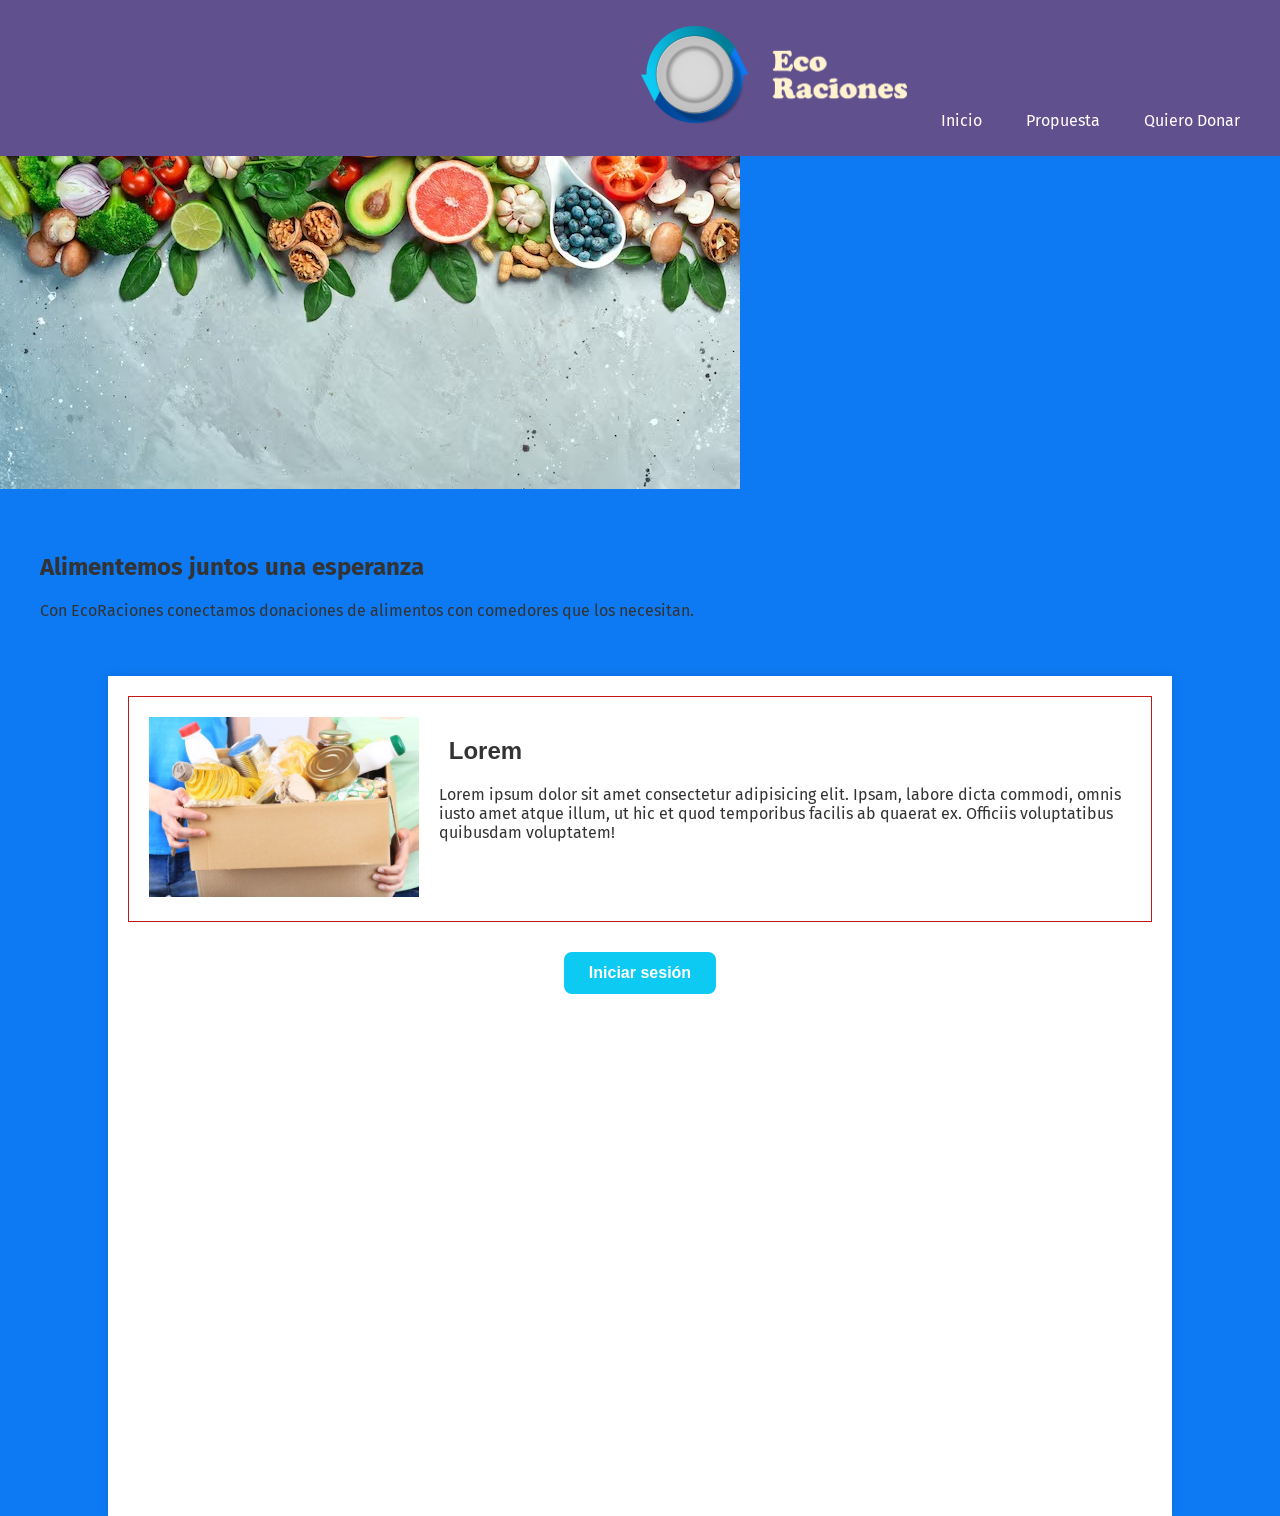
<file: web/index.html>
<!DOCTYPE html>
<html lang="es">
    <head>
        <title>EcoRaciones</title>
        <link rel="stylesheet" href="style.css">

        <!--Tipografias-->
        <link rel="preconnect" href="https://fonts.googleapis.com">
        <link rel="preconnect" href="https://fonts.gstatic.com" crossorigin>
        <link href="https://fonts.googleapis.com/css2?family=Fira+Sans:ital,wght@0,100;0,200;0,300;0,400;0,500;0,600;0,700;0,800;0,900;1,100;1,200;1,300;1,400;1,500;1,600;1,700;1,800;1,900&display=swap" rel="stylesheet">
    </head>
    <body>
        <nav>
                <ul>
                    <li><img src="logos/logo_blanco_horizontal.png" alt="Logo"></li>
                    <li><a>Inicio</a></li>
                    <li><a>Propuesta</a></li>
                    <li><a>Quiero Donar</a></li>
                </ul>
            </nav>
        <img class="portada" src="portada.jpeg">
        <div class="texto-scroll">
            <h2>Alimentemos juntos una esperanza</h2>
            <p>
                Con EcoRaciones conectamos donaciones de alimentos
                con comedores que los necesitan.
            </p>
        </div>
        <div class="principal">
            

            <div class="inicio">
                <div class="parte-izquierda">
                    <img src="caja de alimentos.jpg">
                </div>
                <div class="texto-derecha">
                    <h2><span>Lorem</span></h2>
                    <p>Lorem ipsum dolor sit amet consectetur adipisicing elit. Ipsam, labore dicta commodi, omnis iusto amet atque illum, ut hic et quod temporibus facilis ab quaerat ex. Officiis voluptatibus quibusdam voluptatem!</p>
                </div>
            </div>
            

            <button type="button" class="mi-boton" onclick="abrirLogin()">
                Iniciar sesión
            </button>

            <div id="fondo-login" class="fondo-login">
                <div class="ventana-login">
                    <button class="cerrar-login" onclick="cerrarLogin()">×</button>
                    <h2>Iniciar sesión</h2>

                    <label>Correo electrónico</label>
                    <input type="email" id="email" placeholder="Tu correo">

                    <label>Contraseña</label>
                    <input type="password" id="password" placeholder="Tu contraseña">

                    <button class="boton-ingresar" onclick="iniciarSesion()">
                        Ingresar
                    </button>
                </div>
            </div>


        </div>

        <script src="script.js"></script>
    </body>
</html>
</file>
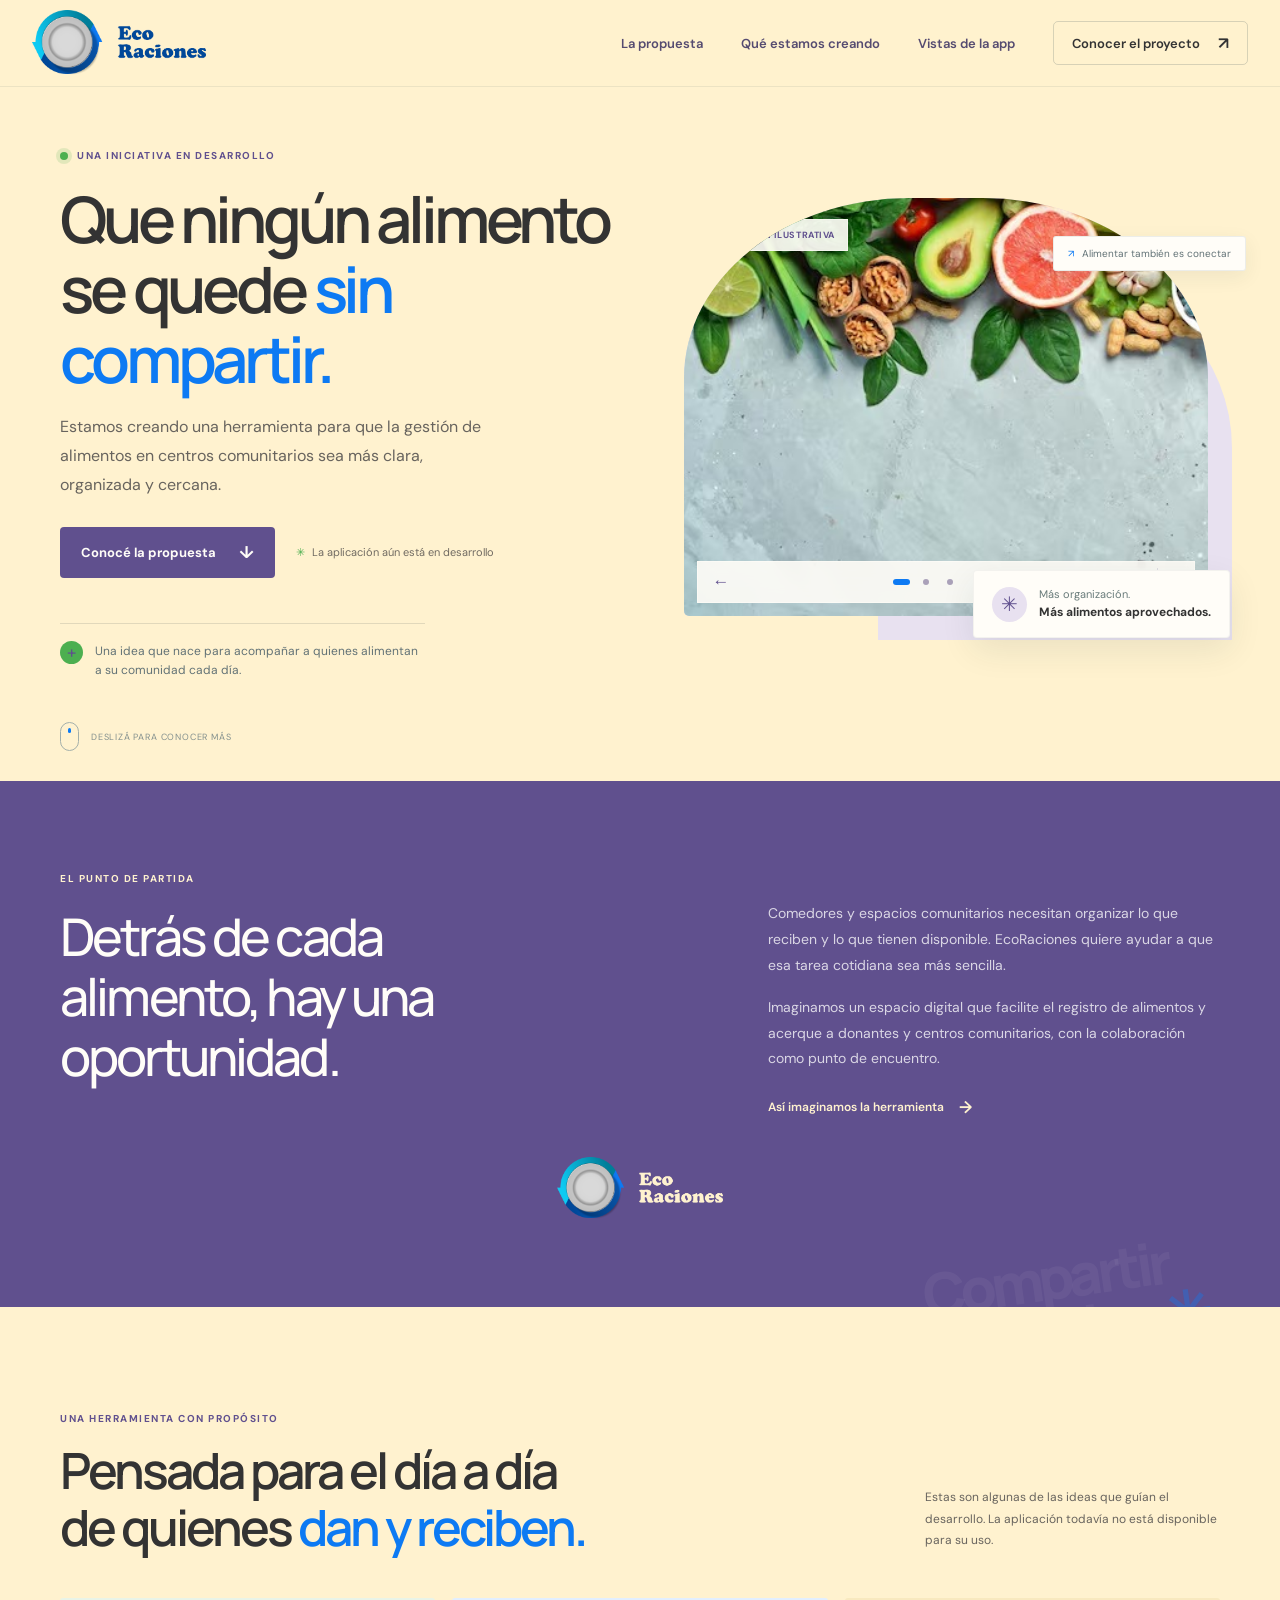
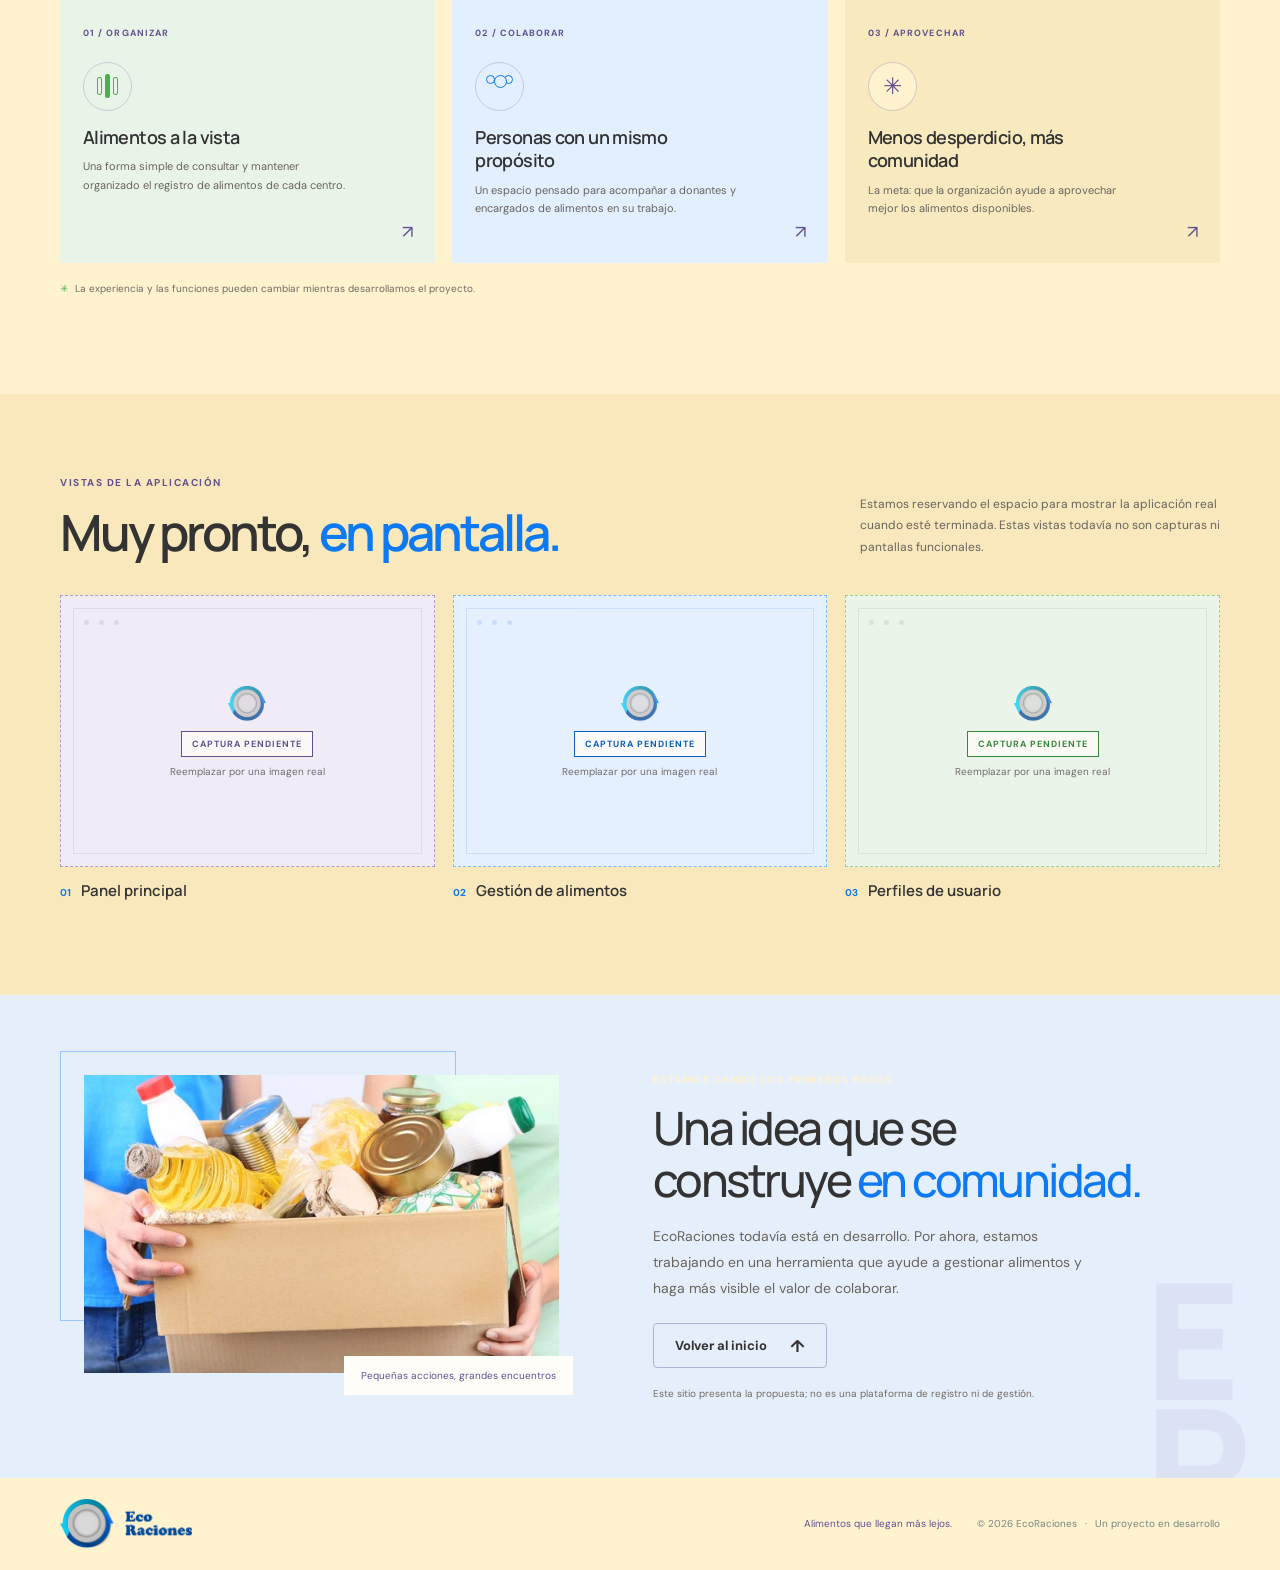
<file: web_V2/index.html>
<!DOCTYPE html>
<html lang="es">
<head>
    <meta charset="UTF-8">
    <meta name="viewport" content="width=device-width, initial-scale=1">
    <meta name="theme-color" content="#fff2cf">
    <meta name="description" content="EcoRaciones busca facilitar la gestión de alimentos y acercar a quienes pueden donar con los centros que los necesitan.">
    <title>EcoRaciones — Alimentos que llegan más lejos</title>
    <link rel="preconnect" href="https://fonts.googleapis.com">
    <link rel="preconnect" href="https://fonts.gstatic.com" crossorigin>
    <link href="https://fonts.googleapis.com/css2?family=DM+Sans:wght@400;500;600;700&family=Manrope:wght@400;500;600;700;800&display=swap" rel="stylesheet">
    <link rel="stylesheet" href="style.css">
    <script src="script.js" defer></script>
</head>
<body>
    <a class="skip-link" href="#contenido">Saltar al contenido</a>

    <header class="site-header">
        <div class="header-inner">
            <a class="brand" href="#inicio" aria-label="EcoRaciones, ir al inicio">
                <img src="assets/logo_color_horizontal.png" alt="EcoRaciones">
            </a>
            <button class="menu-toggle" type="button" aria-expanded="false" aria-controls="site-nav" aria-label="Abrir menú">
                <span></span><span></span>
            </button>
            <nav class="site-nav" id="site-nav" aria-label="Navegación principal">
                <a href="#propuesta">La propuesta</a>
                <a href="#funciones">Qué estamos creando</a>
                <a href="#capturas">Vistas de la app</a>
                <a class="nav-cta" href="#proyecto">Conocer el proyecto <span aria-hidden="true">↗</span></a>
            </nav>
        </div>
    </header>

    <main id="contenido">
        <section class="hero section-wrap" id="inicio" aria-labelledby="hero-title">
            <div class="hero-copy">
                <p class="eyebrow"><span class="status-dot"></span> Una iniciativa en desarrollo</p>
                <h1 id="hero-title">Que ningún alimento se quede <span>sin compartir.</span></h1>
                <p class="hero-description">Estamos creando una herramienta para que la gestión de alimentos en centros comunitarios sea más clara, organizada y cercana.</p>
                <div class="hero-actions">
                    <a class="button button-primary" href="#propuesta">Conocé la propuesta <span aria-hidden="true">↓</span></a>
                    <span class="availability"><span aria-hidden="true">✳</span> La aplicación aún está en desarrollo</span>
                </div>
                <div class="hero-note">
                    <span class="note-mark" aria-hidden="true">+</span>
                    <p>Una idea que nace para acompañar a quienes alimentan a su comunidad cada día.</p>
                </div>
            </div>
            <div class="hero-visual">
                <div class="hero-carousel" aria-label="Imágenes de muestra de EcoRaciones">
                    <div class="carousel-track">
                        <div class="carousel-slide is-active" data-caption="Más organización." data-highlight="Más alimentos aprovechados." role="group" aria-roledescription="diapositiva" aria-label="1 de 3">
                            <img src="assets/portada.jpeg" alt="Frutas y verduras frescas dispuestas sobre una mesa">
                            <span class="slide-badge"><span aria-hidden="true">✳</span> Imagen ilustrativa</span>
                        </div>
                        <div class="carousel-slide" data-caption="Cada aporte cuenta." data-highlight="Cada alimento también." role="group" aria-roledescription="diapositiva" aria-label="2 de 3" aria-hidden="true">
                            <img src="assets/caja-de-alimentos.jpg" alt="Caja con alimentos donados" loading="lazy">
                            <span class="slide-badge"><span aria-hidden="true">✳</span> Imagen ilustrativa</span>
                        </div>
                        <div class="carousel-slide carousel-brand-slide" data-caption="Una idea que crece." data-highlight="Muy pronto, más." role="group" aria-roledescription="diapositiva" aria-label="3 de 3" aria-hidden="true">
                            <img src="assets/logo_color_vertical.png" alt="" aria-hidden="true">
                            <span class="brand-slide-copy">Estamos preparando<br><strong>nuevas imágenes.</strong></span>
                            <span class="slide-badge"><span aria-hidden="true">✳</span> Espacio para una foto</span>
                        </div>
                    </div>
                    <div class="carousel-controls" aria-label="Controles del carrusel">
                        <button class="carousel-arrow carousel-previous" type="button" aria-label="Imagen anterior">←</button>
                        <div class="carousel-dots" aria-label="Elegir imagen">
                            <button type="button" aria-label="Mostrar imagen 1" aria-current="true"></button>
                            <button type="button" aria-label="Mostrar imagen 2" aria-current="false"></button>
                            <button type="button" aria-label="Mostrar imagen 3" aria-current="false"></button>
                        </div>
                        <button class="carousel-arrow carousel-next" type="button" aria-label="Imagen siguiente">→</button>
                        <button class="carousel-pause" type="button" aria-label="Pausar rotación" aria-pressed="false">Ⅱ</button>
                    </div>
                </div>
                <div class="image-caption">
                    <span class="caption-icon" aria-hidden="true">✳</span>
                    <span class="carousel-caption"><span class="caption-primary">Más organización.</span><br><strong class="caption-highlight">Más alimentos aprovechados.</strong></span>
                </div>
                <div class="floating-label"><span aria-hidden="true">↗</span> Alimentar también es conectar</div>
            </div>
            <a class="scroll-cue" href="#propuesta" aria-label="Desplazarse a la propuesta"><span></span> Deslizá para conocer más</a>
        </section>

        <section class="intro-section" id="propuesta" aria-labelledby="intro-title">
            <div class="section-wrap intro-grid">
                <div class="section-heading">
                    <p class="eyebrow eyebrow-light">El punto de partida</p>
                    <h2 id="intro-title">Detrás de cada alimento, hay una oportunidad.</h2>
                </div>
                <div class="intro-copy">
                    <p>Comedores y espacios comunitarios necesitan organizar lo que reciben y lo que tienen disponible. EcoRaciones quiere ayudar a que esa tarea cotidiana sea más sencilla.</p>
                    <p>Imaginamos un espacio digital que facilite el registro de alimentos y acerque a donantes y centros comunitarios, con la colaboración como punto de encuentro.</p>
                    <a class="text-link" href="#funciones">Así imaginamos la herramienta <span aria-hidden="true">→</span></a>
                </div>
            </div>
            <img class="intro-logo" src="assets/logo_blanco_horizontal.png" alt="EcoRaciones">
            <div class="intro-stamp" aria-hidden="true">Compartir<br>hace bien <span>✳</span></div>
        </section>

        <section class="features-section section-wrap" id="funciones" aria-labelledby="features-title">
            <div class="features-top">
                <div>
                    <p class="eyebrow">Una herramienta con propósito</p>
                    <h2 id="features-title">Pensada para el día a día<br>de quienes <span>dan y reciben.</span></h2>
                </div>
                <p class="section-aside">Estas son algunas de las ideas que guían el desarrollo. La aplicación todavía no está disponible para su uso.</p>
            </div>

            <div class="feature-grid">
                <article class="feature-card feature-card-green">
                    <span class="feature-number">01 / ORGANIZAR</span>
                    <div class="feature-icon inventory-icon" aria-hidden="true"><span></span><span></span><span></span></div>
                    <h3>Alimentos a la vista</h3>
                    <p>Una forma simple de consultar y mantener organizado el registro de alimentos de cada centro.</p>
                    <span class="feature-arrow" aria-hidden="true">↗</span>
                </article>
                <article class="feature-card feature-card-blue">
                    <span class="feature-number">02 / COLABORAR</span>
                    <div class="feature-icon people-icon" aria-hidden="true"><span></span><span></span><span></span></div>
                    <h3>Personas con un mismo propósito</h3>
                    <p>Un espacio pensado para acompañar a donantes y encargados de alimentos en su trabajo.</p>
                    <span class="feature-arrow" aria-hidden="true">↗</span>
                </article>
                <article class="feature-card feature-card-yellow">
                    <span class="feature-number">03 / APROVECHAR</span>
                    <div class="feature-icon heart-icon" aria-hidden="true">✳</div>
                    <h3>Menos desperdicio, más comunidad</h3>
                    <p>La meta: que la organización ayude a aprovechar mejor los alimentos disponibles.</p>
                    <span class="feature-arrow" aria-hidden="true">↗</span>
                </article>
            </div>
            <p class="features-disclaimer"><span aria-hidden="true">✳</span> La experiencia y las funciones pueden cambiar mientras desarrollamos el proyecto.</p>
        </section>

        <section class="screenshots-section" id="capturas" aria-labelledby="screenshots-title">
            <div class="section-wrap">
                <div class="screenshots-heading">
                    <div>
                        <p class="eyebrow">Vistas de la aplicación</p>
                        <h2 id="screenshots-title">Muy pronto, <span>en pantalla.</span></h2>
                    </div>
                    <p>Estamos reservando el espacio para mostrar la aplicación real cuando esté terminada. Estas vistas todavía no son capturas ni pantallas funcionales.</p>
                </div>
                <div class="screenshots-grid">
                    <article class="screenshot-card">
                        <div class="screenshot-placeholder placeholder-purple" role="img" aria-label="Espacio reservado para una captura real del panel principal de EcoRaciones">
                            <span class="placeholder-window"><span></span><span></span><span></span></span>
                            <img src="assets/logo_color.png" alt="" aria-hidden="true">
                            <span class="placeholder-label">Captura pendiente</span>
                            <span class="placeholder-note">Reemplazar por una imagen real</span>
                        </div>
                        <div class="screenshot-caption"><span>01</span><h3>Panel principal</h3></div>
                    </article>
                    <article class="screenshot-card">
                        <div class="screenshot-placeholder placeholder-blue" role="img" aria-label="Espacio reservado para una captura real de la gestión de alimentos">
                            <span class="placeholder-window"><span></span><span></span><span></span></span>
                            <img src="assets/logo_color.png" alt="" aria-hidden="true">
                            <span class="placeholder-label">Captura pendiente</span>
                            <span class="placeholder-note">Reemplazar por una imagen real</span>
                        </div>
                        <div class="screenshot-caption"><span>02</span><h3>Gestión de alimentos</h3></div>
                    </article>
                    <article class="screenshot-card">
                        <div class="screenshot-placeholder placeholder-green" role="img" aria-label="Espacio reservado para una captura real de los perfiles de usuario">
                            <span class="placeholder-window"><span></span><span></span><span></span></span>
                            <img src="assets/logo_color.png" alt="" aria-hidden="true">
                            <span class="placeholder-label">Captura pendiente</span>
                            <span class="placeholder-note">Reemplazar por una imagen real</span>
                        </div>
                        <div class="screenshot-caption"><span>03</span><h3>Perfiles de usuario</h3></div>
                    </article>
                </div>
            </div>
        </section>

        <section class="project-section" id="proyecto" aria-labelledby="project-title">
            <div class="section-wrap project-inner">
                <div class="project-image-wrap">
                    <img src="assets/caja-de-alimentos.jpg" alt="Una caja con alimentos donados y listos para compartir" loading="lazy">
                    <span class="photo-tag">Pequeñas acciones, grandes encuentros</span>
                </div>
                <div class="project-copy">
                    <p class="eyebrow eyebrow-light">Estamos dando los primeros pasos</p>
                    <h2 id="project-title">Una idea que se construye <span>en comunidad.</span></h2>
                    <p>EcoRaciones todavía está en desarrollo. Por ahora, estamos trabajando en una herramienta que ayude a gestionar alimentos y haga más visible el valor de colaborar.</p>
                    <a class="button button-light" href="#inicio">Volver al inicio <span aria-hidden="true">↑</span></a>
                    <p class="project-footnote">Este sitio presenta la propuesta; no es una plataforma de registro ni de gestión.</p>
                </div>
                <span class="project-decoration" aria-hidden="true">E<br>R</span>
            </div>
        </section>
    </main>

    <footer class="site-footer">
        <div class="section-wrap footer-inner">
            <a class="brand footer-brand" href="#inicio" aria-label="EcoRaciones, ir al inicio">
                <img src="assets/logo_color_horizontal.png" alt="EcoRaciones">
            </a>
            <p>Alimentos que llegan más lejos.</p>
            <span>© <span id="current-year">2026</span> EcoRaciones <span class="footer-separator">·</span> Un proyecto en desarrollo</span>
        </div>
    </footer>
</body>
</html>
</file>
<file: web/style.css>
:root{
    --color-principal: #60508E;
    --color-secundario: #0D7AF3;
    --color-texto: #333;
    --color-fondo: #FFF2CF;
    --color-boton: #0DCAF2;
}

body{
    background-color: var(--color-secundario);
    margin: 0;
    color: var(--color-texto);
    font-family: "Fira Sans", sans-serif;
}
.texto-scroll {
    opacity: 0;
    transform: translateX(-150px);
    transition: all 1s ease;
    padding: 40px;
}

/* Cuando aparece en pantalla */
.texto-scroll.mostrar {
    opacity: 1;
    transform: translateX(0);
}
nav{
    background-color: var(--color-principal);
    padding: 10px 20px;
    display: flex;
    justify-content: right;
    align-items: center;
    display: flex;
}
nav a{
    color: #fff;
    text-decoration: none;
    margin: 0 10px;
}
nav a:hover{
    text-decoration: underline;
}
nav ul li{
    display: inline;
    margin: 0 10px;
    text-decoration: none;
}

nav ul li img{
    max-height: 100px;
}


h1, h3, h4, h5, h6{
    font-family: 'Arial', sans-serif;
    color: #444;
    text-align: center;
}
h2 span{
    text-align:left;
    font-family: 'Arial', sans-serif;
    size: 1.2em;
    margin-left: 10px;
}
.principal{
    width: 80%;
    height: 800px;
    margin: 0 auto;
    padding: 20px;
    background-color: #fff;
    box-shadow: 0 0 10px rgba(0,0,0,0.1);
    gap: 20px;
}
.inicio{
    display: flex;
    border: 1px solid #c01818;
    padding: 20px;
    gap: 20px;
}
img{
    max-width: 100%;
    height: auto;
}

/* Fondo oscuro y desenfocado */
.mi-boton {
    display: block;
    margin: 30px auto;
    padding: 12px 25px;
    border: none;
    border-radius: 8px;
    background-color: var(--color-boton);
    color: white;
    font-size: 16px;
    font-weight: bold;
    cursor: pointer;
}

.fondo-login {
    position: fixed;
    top: 0;
    left: 0;
    width: 100%;
    height: 100%;
    background-color: rgba(0, 0, 0, 0.5);
    backdrop-filter: blur(7px);
    display: flex;
    justify-content: center;
    align-items: center;
    opacity: 0;
    visibility: hidden;
    transition: 0.3s;
}

/* Cuando se abre */
.fondo-login.activo {
    opacity: 1;
    visibility: visible;
}

/* Ventana */
.ventana-login {
    width: 350px;
    padding: 35px;
    background-color: white;
    border-radius: 20px;
    box-shadow: 0 10px 30px rgba(0,0,0,0.3);
    position: relative;
}

/* TÃ­tulo */
.ventana-login h2 {
    text-align: center;
    margin-bottom: 25px;
}

/* Campos */
.ventana-login label {
    display: block;
    margin-bottom: 5px;
    margin-top: 15px;
}

.ventana-login input {
    width: 100%;
    padding: 12px;
    box-sizing: border-box;
    border: 1px solid #ccc;
    border-radius: 8px;
}

/* BotÃģn ingresar */
.boton-ingresar {
    width: 100%;
    margin-top: 25px;
    padding: 12px;
    border: none;
    border-radius: 8px;
    background-color: var(--color-boton);
    color: white;
    font-weight: bold;
    cursor: pointer;
}

/* BotÃģn cerrar */
.cerrar-login {
    position: absolute;
    top: 10px;
    right: 15px;
    border: none;
    background: none;
    font-size: 30px;
    cursor: pointer;
}

/* Menú de comedores */

.menu-comedores {
    position: relative;
}


.menu-comedores > a {
    cursor: pointer;
}


/* Menú desplegable */
.lista-comedores {
    position: absolute;
    top: 100%;
    left: 0;
    width: 320px;
    background-color: white;
    border-radius: 10px;
    box-shadow: 0 5px 15px rgba(0,0,0,0.2);
    padding: 10px;
    display: none;
    z-index: 10;
}

/* Cuando está abierto */
.lista-comedores.activo {
    display: block;
}

/* Cada comedor */
.comedor {
    padding: 15px;
    border-bottom: 1px solid #ddd;
    color: #333;
}

.comedor:last-child {
    border-bottom: none;
}

.comedor h3 {
    margin: 0 0 8px 0;
    color: #c01818;
    text-align: left;
}

.comedor p {
    margin: 5px 0;
    font-size: 14px;
}
</file>
<file: web_V2/style.css>
:root {
    color-scheme: light;
    --color-principal: #60508e;
    --color-secundario: #0d7af3;
    --color-texto: #333;
    --color-fondo: #fff2cf;
    --color-boton: #4caf50;
    --ink: var(--color-texto);
    --muted: #68645e;
    --paper: var(--color-fondo);
    --white: #fffdf8;
    --green: var(--color-boton);
    --deep-green: var(--color-principal);
    --blue: var(--color-secundario);
    --font-heading: "Manrope", sans-serif;
    --font-body: "DM Sans", sans-serif;
}

* {
    box-sizing: border-box;
}

html {
    scroll-behavior: smooth;
    scroll-padding-top: 96px;
}

body {
    margin: 0;
    background: var(--paper);
    color: var(--ink);
    font-family: var(--font-body);
    -webkit-font-smoothing: antialiased;
}

a {
    color: inherit;
}

button,
a {
    -webkit-tap-highlight-color: transparent;
}

a:focus-visible,
button:focus-visible {
    outline: 3px solid var(--color-secundario);
    outline-offset: 4px;
}

.skip-link {
    position: absolute;
    z-index: 20;
    top: 12px;
    left: 12px;
    transform: translateY(-160%);
    padding: 12px 16px;
    border-radius: 8px;
    background: var(--ink);
    color: var(--white);
}

.skip-link:focus {
    transform: translateY(0);
}

.section-wrap {
    width: min(1160px, calc(100% - 64px));
    margin-inline: auto;
}

.site-header {
    position: relative;
    z-index: 5;
    border-bottom: 1px solid rgb(23 52 60 / 8%);
    background: rgb(255 242 207 / 96%);
}

.header-inner {
    display: flex;
    width: min(1280px, calc(100% - 64px));
    height: 86px;
    align-items: center;
    justify-content: space-between;
    margin-inline: auto;
}

.brand {
    display: inline-flex;
    flex: 0 0 auto;
    align-items: center;
}

.brand img {
    display: block;
    width: 174px;
    height: auto;
}

.site-nav {
    display: flex;
    align-items: center;
    gap: 38px;
    color: #554b70;
    font-size: 13px;
    font-weight: 600;
}

.site-nav a {
    text-decoration: none;
    transition: color 180ms ease;
}

.site-nav a:hover {
    color: var(--color-secundario);
}

.site-nav .nav-cta {
    display: inline-flex;
    min-height: 44px;
    align-items: center;
    gap: 18px;
    padding: 0 18px;
    border: 1px solid rgb(23 52 60 / 17%);
    border-radius: 5px;
    color: var(--ink);
}

.nav-cta span {
    font-size: 17px;
}

.menu-toggle {
    display: none;
}

.hero {
    position: relative;
    display: grid;
    min-height: 655px;
    grid-template-columns: 1.02fr 0.98fr;
    align-items: center;
    gap: 66px;
    padding-top: 62px;
    padding-bottom: 92px;
}

.hero-copy {
    padding-bottom: 9px;
    animation: enter-up 700ms cubic-bezier(0.2, 0.7, 0.2, 1) both;
}

.eyebrow {
    display: flex;
    align-items: center;
    gap: 9px;
    margin: 0 0 22px;
    color: #60508e;
    font-size: 10px;
    font-weight: 700;
    letter-spacing: 0.15em;
    text-transform: uppercase;
}

.status-dot {
    width: 8px;
    height: 8px;
    border-radius: 50%;
    background: var(--color-boton);
    box-shadow: 0 0 0 4px rgb(76 175 80 / 16%);
}

h1,
h2,
h3,
p {
    margin-top: 0;
}

h1,
h2,
h3 {
    font-family: var(--font-heading);
}

.hero h1 {
    max-width: 600px;
    margin-bottom: 20px;
    font-size: clamp(44px, 5vw, 65px);
    font-weight: 600;
    letter-spacing: -0.065em;
    line-height: 1.09;
}

.hero h1 span,
.features-top h2 span,
.project-copy h2 span {
    color: var(--color-secundario);
}

.hero-description {
    max-width: 435px;
    margin-bottom: 27px;
    color: var(--muted);
    font-size: 16px;
    line-height: 1.8;
}

.hero-actions {
    display: flex;
    flex-wrap: wrap;
    align-items: center;
    gap: 17px 21px;
}

.button {
    display: inline-flex;
    min-height: 51px;
    align-items: center;
    justify-content: center;
    gap: 23px;
    padding: 0 21px;
    border: 0;
    border-radius: 4px;
    font-size: 13px;
    font-weight: 700;
    text-decoration: none;
    transition: transform 180ms ease, background-color 180ms ease;
}

.button:hover {
    transform: translateY(-2px);
}

.button-primary {
    background: var(--deep-green);
    color: var(--white);
}

.button-primary:hover {
    background: #419a46;
}

.button span {
    font-size: 17px;
}

.availability {
    color: #716b62;
    font-size: 11px;
}

.availability span {
    padding-right: 4px;
    color: var(--color-boton);
}

.hero-note {
    display: flex;
    max-width: 365px;
    align-items: flex-start;
    gap: 12px;
    margin-top: 45px;
    padding-top: 17px;
    border-top: 1px solid rgb(23 52 60 / 13%);
}

.note-mark {
    display: inline-flex;
    width: 23px;
    height: 23px;
    flex: 0 0 auto;
    align-items: center;
    justify-content: center;
    border-radius: 50%;
    background: var(--green);
    color: var(--deep-green);
    font-size: 17px;
    line-height: 1;
}

.hero-note p {
    margin: 1px 0 0;
    color: #627276;
    font-size: 12px;
    line-height: 1.6;
}

.hero-visual {
    position: relative;
    min-width: 0;
    padding: 0 12px 24px 0;
    animation: enter-up 850ms 120ms cubic-bezier(0.2, 0.7, 0.2, 1) both;
}

.hero-carousel {
    position: relative;
    height: 418px;
    border-radius: 43% 43% 5px 5px;
    isolation: isolate;
}

.carousel-track {
    position: absolute;
    inset: 0;
    overflow: hidden;
    border-radius: inherit;
    background: #e8e1f0;
    touch-action: pan-y;
}

.carousel-slide {
    position: absolute;
    inset: 0;
    overflow: hidden;
    opacity: 0;
    transform: scale(1.025);
    transition: opacity 650ms ease, transform 900ms cubic-bezier(0.2, 0.7, 0.2, 1);
    pointer-events: none;
}

.carousel-slide.is-active {
    z-index: 1;
    opacity: 1;
    transform: scale(1);
    pointer-events: auto;
}

.carousel-slide > img {
    display: block;
    width: 100%;
    height: 100%;
    object-fit: cover;
    object-position: center 44%;
}

.slide-badge {
    position: absolute;
    top: 21px;
    left: 20px;
    padding: 9px 12px;
    border: 1px solid rgb(255 253 248 / 55%);
    background: rgb(255 253 248 / 91%);
    color: var(--color-principal);
    font-size: 9px;
    font-weight: 700;
    letter-spacing: 0.06em;
    text-transform: uppercase;
}

.slide-badge span {
    margin-right: 4px;
    color: var(--color-boton);
}

.carousel-brand-slide {
    display: flex;
    flex-direction: column;
    align-items: center;
    justify-content: center;
    gap: 15px;
    background:
        radial-gradient(ellipse at 72% 23%, rgb(13 122 243 / 18%), transparent 38%),
        radial-gradient(ellipse at 20% 80%, rgb(76 175 80 / 15%), transparent 42%),
        #fff2cf;
}

.carousel-brand-slide > img {
    width: min(37%, 150px);
    height: auto;
    object-fit: contain;
    filter: drop-shadow(0 10px 18px rgb(96 80 142 / 13%));
}

.brand-slide-copy {
    color: var(--color-principal);
    font-family: var(--font-heading);
    font-size: 15px;
    line-height: 1.5;
    text-align: center;
}

.brand-slide-copy strong {
    color: var(--color-secundario);
}

.carousel-controls {
    position: absolute;
    z-index: 3;
    right: 13px;
    bottom: 13px;
    left: 13px;
    display: flex;
    min-height: 42px;
    align-items: center;
    gap: 12px;
    padding: 6px 9px;
    border: 1px solid rgb(255 253 248 / 55%);
    background: rgb(255 253 248 / 89%);
    backdrop-filter: blur(8px);
}

.carousel-arrow,
.carousel-pause,
.carousel-dots button {
    display: inline-flex;
    flex: 0 0 auto;
    align-items: center;
    justify-content: center;
    border: 0;
    background: transparent;
    color: var(--color-principal);
    cursor: pointer;
}

.carousel-arrow,
.carousel-pause {
    width: 28px;
    height: 28px;
    border-radius: 50%;
    font-size: 17px;
    transition: color 180ms ease, background-color 180ms ease, transform 180ms ease;
}

.carousel-arrow:hover,
.carousel-pause:hover {
    transform: scale(1.08);
    background: rgb(96 80 142 / 10%);
}

.carousel-dots {
    display: flex;
    flex: 1;
    align-items: center;
    justify-content: center;
    gap: 7px;
}

.carousel-dots button {
    width: 17px;
    height: 20px;
    padding: 0;
}

.carousel-dots button::before {
    width: 6px;
    height: 6px;
    border-radius: 50%;
    background: #aaa1b9;
    content: "";
    transition: width 200ms ease, border-radius 200ms ease, background-color 200ms ease;
}

.carousel-dots button[aria-current="true"]::before {
    width: 17px;
    border-radius: 5px;
    background: var(--color-secundario);
}

.carousel-pause {
    border-left: 1px solid rgb(96 80 142 / 16%);
    border-radius: 0;
    font-size: 13px;
}

.hero-visual::after {
    position: absolute;
    z-index: -1;
    right: -12px;
    bottom: 0;
    width: 66%;
    height: 82%;
    border-radius: 47% 47% 0 0;
    background: #e8e1f0;
    content: "";
}

.image-caption {
    position: absolute;
    right: -10px;
    bottom: 2px;
    display: flex;
    min-width: 238px;
    align-items: center;
    gap: 12px;
    padding: 15px 18px;
    border: 1px solid rgb(23 52 60 / 5%);
    border-radius: 4px;
    background: var(--white);
    box-shadow: 0 12px 34px rgb(23 52 60 / 9%);
    color: #6a7c7b;
    font-size: 11px;
    line-height: 1.55;
}

.image-caption strong {
    color: var(--ink);
    font-size: 12px;
}

.carousel-caption {
    display: block;
    animation: caption-in 300ms ease both;
}

.caption-icon {
    display: inline-flex;
    width: 35px;
    height: 35px;
    flex: 0 0 auto;
    align-items: center;
    justify-content: center;
    border-radius: 50%;
    background: #e8e1f0;
    color: var(--color-principal);
    font-size: 20px;
}

.floating-label {
    position: absolute;
    top: 38px;
    right: -26px;
    padding: 10px 14px;
    border: 1px solid rgb(23 52 60 / 8%);
    border-radius: 3px;
    background: var(--white);
    box-shadow: 0 6px 20px rgb(23 52 60 / 7%);
    color: #627276;
    font-size: 10px;
}

.floating-label span {
    padding-right: 5px;
    color: var(--color-secundario);
}

.scroll-cue {
    position: absolute;
    bottom: 30px;
    left: 0;
    display: inline-flex;
    align-items: center;
    gap: 12px;
    color: #83908e;
    font-size: 9px;
    letter-spacing: 0.09em;
    text-decoration: none;
    text-transform: uppercase;
}

.scroll-cue span {
    position: relative;
    display: block;
    width: 19px;
    height: 29px;
    border: 1px solid #a3afaa;
    border-radius: 12px;
}

.scroll-cue span::after {
    position: absolute;
    top: 5px;
    left: 7px;
    width: 3px;
    height: 5px;
    border-radius: 3px;
    background: var(--color-secundario);
    content: "";
}

.intro-section {
    position: relative;
    overflow: hidden;
    padding: 91px 0 87px;
    background: var(--deep-green);
    color: var(--white);
}

.intro-grid {
    display: grid;
    grid-template-columns: 1fr 0.76fr;
    align-items: start;
    gap: 114px;
}

.eyebrow-light {
    color: #fff2cf;
}

.intro-logo {
    display: block;
    width: 166px;
    height: auto;
    margin: 39px auto 0;
}

.intro-section h2,
.project-copy h2 {
    max-width: 520px;
    margin-bottom: 0;
    font-size: clamp(35px, 4.3vw, 52px);
    font-weight: 500;
    letter-spacing: -0.055em;
    line-height: 1.15;
}

.intro-copy {
    padding-top: 29px;
}

.intro-copy p,
.project-copy > p:not(.eyebrow):not(.project-footnote) {
    margin-bottom: 16px;
    color: rgb(255 255 255 / 77%);
    font-size: 14px;
    line-height: 1.85;
}

.text-link {
    display: inline-flex;
    align-items: center;
    gap: 15px;
    margin-top: 8px;
    color: #fff2cf;
    font-size: 12px;
    font-weight: 600;
    text-decoration: none;
}

.text-link span {
    font-size: 17px;
    transition: transform 180ms ease;
}

.text-link:hover span {
    transform: translateX(4px);
}

.intro-stamp {
    position: absolute;
    right: 6%;
    bottom: -49px;
    color: rgb(255 255 255 / 5%);
    font-family: var(--font-heading);
    font-size: 58px;
    font-weight: 800;
    letter-spacing: -0.09em;
    line-height: 0.91;
    transform: rotate(-8deg);
}

.intro-stamp span {
    color: rgb(13 122 243 / 35%);
}

.features-section {
    padding-top: 105px;
    padding-bottom: 99px;
}

.features-top {
    display: flex;
    align-items: end;
    justify-content: space-between;
    gap: 60px;
    margin-bottom: 41px;
}

.features-top .eyebrow {
    margin-bottom: 17px;
}

.features-top h2 {
    margin-bottom: 0;
    font-size: clamp(36px, 4.3vw, 50px);
    font-weight: 600;
    letter-spacing: -0.06em;
    line-height: 1.15;
}

.section-aside {
    max-width: 295px;
    margin-bottom: 5px;
    color: var(--muted);
    font-size: 12px;
    line-height: 1.8;
}

.feature-grid {
    display: grid;
    grid-template-columns: repeat(3, 1fr);
    gap: 17px;
}

.feature-card {
    position: relative;
    min-height: 265px;
    padding: 22px 23px 25px;
    border-radius: 3px;
    transition: transform 240ms ease, box-shadow 240ms ease;
}

.feature-card:hover {
    transform: translateY(-5px);
    box-shadow: 0 14px 30px rgb(96 80 142 / 10%);
}

.feature-card-green {
    background: #e9f4e8;
}

.feature-card-blue {
    background: #e2efff;
}

.feature-card-yellow {
    background: #f8e9bf;
}

.feature-number {
    color: #60508e;
    font-size: 9px;
    font-weight: 700;
    letter-spacing: 0.12em;
}

.feature-icon {
    position: relative;
    display: flex;
    width: 49px;
    height: 49px;
    align-items: center;
    justify-content: center;
    margin: 21px 0 15px;
    border: 1px solid rgb(96 80 142 / 25%);
    border-radius: 50%;
    color: var(--color-boton);
}

.inventory-icon {
    gap: 3px;
}

.inventory-icon span {
    width: 5px;
    height: 18px;
    border: 1px solid var(--color-boton);
    border-radius: 2px;
}

.inventory-icon span:nth-child(2) {
    height: 24px;
    background: var(--color-boton);
}

.people-icon span {
    position: absolute;
    top: 12px;
    width: 9px;
    height: 9px;
    border: 1.5px solid var(--color-secundario);
    border-radius: 50%;
}

.people-icon span:nth-child(1) {
    left: 10px;
}

.people-icon span:nth-child(2) {
    right: 10px;
}

.people-icon span:nth-child(3) {
    bottom: 5px;
    left: 18px;
    width: 13px;
    height: 13px;
    background: #e2efff;
}

.heart-icon {
    background: #fff2cf;
    color: var(--color-principal);
    font-size: 23px;
}

.feature-card h3 {
    max-width: 245px;
    margin-bottom: 8px;
    font-size: 18px;
    font-weight: 600;
    letter-spacing: -0.035em;
    line-height: 1.3;
}

.feature-card p {
    max-width: 275px;
    margin-bottom: 0;
    color: #68645e;
    font-size: 11px;
    line-height: 1.7;
}

.feature-arrow {
    position: absolute;
    right: 22px;
    bottom: 19px;
    color: var(--color-principal);
    font-size: 18px;
}

.features-disclaimer {
    margin: 19px 0 0;
    color: #716b62;
    font-size: 10px;
}

.features-disclaimer span {
    padding-right: 4px;
    color: var(--color-boton);
}

.screenshots-section {
    padding: 82px 0 94px;
    background: #f9e8bc;
}

.screenshots-heading {
    display: flex;
    align-items: end;
    justify-content: space-between;
    gap: 50px;
    margin-bottom: 34px;
}

.screenshots-heading .eyebrow {
    margin-bottom: 15px;
}

.screenshots-heading h2 {
    margin-bottom: 0;
    font-size: clamp(36px, 4.3vw, 50px);
    font-weight: 600;
    letter-spacing: -0.06em;
    line-height: 1.15;
}

.screenshots-heading h2 span {
    color: var(--color-secundario);
}

.screenshots-heading > p {
    max-width: 360px;
    margin-bottom: 3px;
    color: var(--muted);
    font-size: 12px;
    line-height: 1.8;
}

.screenshots-grid {
    display: grid;
    grid-template-columns: repeat(3, minmax(0, 1fr));
    gap: 18px;
}

.screenshot-card {
    min-width: 0;
}

.screenshot-placeholder {
    position: relative;
    display: flex;
    aspect-ratio: 1.38;
    flex-direction: column;
    align-items: center;
    justify-content: center;
    overflow: hidden;
    gap: 8px;
    border: 1px dashed rgb(96 80 142 / 48%);
    background: #f1ebf8;
    color: var(--color-principal);
    transition: transform 260ms ease, box-shadow 260ms ease;
}

.screenshot-card:hover .screenshot-placeholder {
    transform: translateY(-3px);
    box-shadow: 0 12px 28px rgb(96 80 142 / 12%);
}

.placeholder-blue {
    border-color: rgb(13 122 243 / 45%);
    background: #e5f0ff;
    color: #075fc2;
}

.placeholder-green {
    border-color: rgb(76 175 80 / 53%);
    background: #eaf4e8;
    color: #38863d;
}

.placeholder-window {
    position: absolute;
    inset: 12px;
    border: 1px solid currentcolor;
    opacity: 0.12;
}

.placeholder-window span {
    display: inline-block;
    width: 5px;
    height: 5px;
    margin: 10px 0 0 10px;
    border-radius: 50%;
    background: currentcolor;
}

.screenshot-placeholder img {
    width: 38px;
    height: 38px;
    object-fit: contain;
    opacity: 0.75;
}

.placeholder-label {
    position: relative;
    padding: 6px 10px;
    border: 1px solid currentcolor;
    background: rgb(255 253 248 / 78%);
    font-size: 9px;
    font-weight: 700;
    letter-spacing: 0.11em;
    text-transform: uppercase;
}

.placeholder-note {
    position: relative;
    color: #6f6b6c;
    font-size: 10px;
}

.screenshot-caption {
    display: flex;
    align-items: baseline;
    gap: 10px;
    padding-top: 13px;
}

.screenshot-caption > span {
    color: var(--color-secundario);
    font-size: 10px;
    font-weight: 700;
}

.screenshot-caption h3 {
    margin: 0;
    font-size: 15px;
    font-weight: 600;
}

.project-section {
    overflow: hidden;
    background: #e5effc;
}

.project-inner {
    position: relative;
    display: grid;
    min-height: 483px;
    grid-template-columns: 0.88fr 1fr;
    align-items: center;
    gap: 94px;
    padding-top: 64px;
    padding-bottom: 64px;
}

.project-image-wrap {
    position: relative;
    padding: 0 0 24px 24px;
}

.project-image-wrap::before {
    position: absolute;
    top: -24px;
    left: 0;
    width: 79%;
    height: 83%;
    border: 1px solid rgb(13 122 243 / 35%);
    content: "";
}

.project-image-wrap img {
    position: relative;
    display: block;
    width: 100%;
    height: 298px;
    object-fit: cover;
    object-position: center 54%;
}

.photo-tag {
    position: absolute;
    right: -14px;
    bottom: 2px;
    padding: 13px 17px;
    background: var(--white);
    color: #60508e;
    font-size: 10px;
}

.project-copy {
    position: relative;
    z-index: 1;
}

.project-copy .eyebrow {
    margin-bottom: 16px;
}

.project-copy h2 {
    max-width: 490px;
    margin-bottom: 17px;
    font-size: clamp(34px, 3.8vw, 46px);
}

.project-copy h2 span {
    color: var(--color-secundario);
}

.project-copy > p:not(.eyebrow):not(.project-footnote) {
    max-width: 440px;
    margin-bottom: 21px;
    color: #68645e;
}

.button-light {
    min-height: 45px;
    border: 1px solid rgb(96 80 142 / 38%);
    background: transparent;
    color: var(--ink);
}

.button-light:hover {
    background: rgb(255 255 255 / 60%);
}

.project-footnote {
    margin: 19px 0 0;
    color: #716b62;
    font-size: 10px;
}

.project-decoration {
    position: absolute;
    right: -15px;
    bottom: -50px;
    color: rgb(96 80 142 / 8%);
    font-family: var(--font-heading);
    font-size: 162px;
    font-weight: 800;
    letter-spacing: -0.12em;
    line-height: 0.78;
}

.site-footer {
    background: var(--paper);
}

.footer-inner {
    display: flex;
    min-height: 92px;
    align-items: center;
    justify-content: space-between;
    gap: 25px;
}

.footer-brand img {
    width: 132px;
}

.footer-inner p,
.footer-inner > span {
    margin: 0;
    color: #778580;
    font-size: 10px;
}

.footer-inner p {
    margin-left: auto;
    color: #60508e;
}

.footer-separator {
    padding-inline: 5px;
}

@keyframes enter-up {
    from {
        opacity: 0;
        transform: translateY(18px);
    }

    to {
        opacity: 1;
        transform: translateY(0);
    }
}

@keyframes caption-in {
    from {
        opacity: 0;
        transform: translateY(5px);
    }

    to {
        opacity: 1;
        transform: translateY(0);
    }
}

html.js .reveal {
    opacity: 0;
    transform: translateY(22px);
    transition: opacity 650ms ease, transform 650ms cubic-bezier(0.2, 0.7, 0.2, 1);
}

html.js .reveal.is-visible {
    opacity: 1;
    transform: translateY(0);
}

html.js .feature-card:nth-child(2),
html.js .screenshot-card:nth-child(2) {
    transition-delay: 100ms;
}

html.js .feature-card:nth-child(3),
html.js .screenshot-card:nth-child(3) {
    transition-delay: 180ms;
}

@media (max-width: 900px) {
    .hero {
        min-height: 590px;
        gap: 34px;
    }

    .hero-carousel {
        height: 370px;
    }

    .intro-grid {
        gap: 58px;
    }

    .project-inner {
        gap: 56px;
    }

    .screenshots-grid {
        gap: 13px;
    }
}

@media (max-width: 680px) {
    html {
        scroll-padding-top: 74px;
    }

    .section-wrap,
    .header-inner {
        width: min(100% - 40px, 500px);
    }

    .header-inner {
        height: 72px;
    }

    .brand img {
        width: 147px;
    }

    .menu-toggle {
        display: flex;
        width: 42px;
        height: 42px;
        flex-direction: column;
        align-items: center;
        justify-content: center;
        gap: 6px;
        border: 1px solid rgb(23 52 60 / 17%);
        border-radius: 4px;
        background: transparent;
        cursor: pointer;
    }

    .menu-toggle span {
        width: 17px;
        height: 1.5px;
        background: var(--ink);
        transition: transform 180ms ease;
    }

    .menu-toggle[aria-expanded="true"] span:first-child {
        transform: translateY(3.75px) rotate(45deg);
    }

    .menu-toggle[aria-expanded="true"] span:last-child {
        transform: translateY(-3.75px) rotate(-45deg);
    }

    .site-nav {
        position: absolute;
        top: calc(100% - 1px);
        right: 0;
        left: 0;
        display: none;
        align-items: stretch;
        gap: 0;
        padding: 10px 20px 18px;
        border-bottom: 1px solid rgb(23 52 60 / 10%);
        background: var(--paper);
    }

    .site-nav.is-open {
        display: flex;
        flex-direction: column;
    }

    .site-nav > a {
        padding: 14px 2px;
    }

    .site-nav .nav-cta {
        justify-content: space-between;
        margin-top: 7px;
        padding-inline: 13px;
    }

    .hero {
        min-height: 0;
        grid-template-columns: 1fr;
        gap: 37px;
        padding-top: 56px;
        padding-bottom: 82px;
    }

    .hero h1 {
        max-width: 490px;
        font-size: clamp(43px, 11vw, 58px);
    }

    .hero-description {
        max-width: 440px;
        font-size: 14px;
    }

    .hero-note {
        margin-top: 30px;
    }

    .hero-visual {
        width: min(100% - 10px, 470px);
        justify-self: center;
        padding-right: 9px;
    }

    .hero-carousel {
        height: clamp(290px, 80vw, 390px);
    }

    .floating-label {
        top: 23px;
        right: -6px;
    }

    .image-caption {
        right: -7px;
        min-width: 218px;
        padding: 12px 14px;
    }

    .scroll-cue {
        bottom: 25px;
    }

    .intro-section {
        padding: 68px 0 66px;
    }

    .intro-grid {
        grid-template-columns: 1fr;
        gap: 24px;
    }

    .intro-logo {
        width: 145px;
        margin-top: 29px;
    }

    .intro-section h2,
    .project-copy h2 {
        font-size: clamp(36px, 9vw, 48px);
    }

    .intro-copy {
        padding-top: 0;
    }

    .intro-copy p,
    .project-copy > p:not(.eyebrow):not(.project-footnote) {
        font-size: 13px;
    }

    .intro-stamp {
        right: 4%;
        bottom: -40px;
        font-size: 45px;
    }

    .features-section {
        padding-top: 71px;
        padding-bottom: 70px;
    }

    .features-top {
        align-items: start;
        flex-direction: column;
        gap: 15px;
        margin-bottom: 28px;
    }

    .features-top h2 {
        font-size: clamp(35px, 9vw, 47px);
    }

    .section-aside {
        max-width: 410px;
        margin-bottom: 0;
    }

    .feature-grid {
        grid-template-columns: 1fr;
        gap: 12px;
    }

    .feature-card {
        min-height: 238px;
    }

    .screenshots-section {
        padding: 66px 0 70px;
    }

    .screenshots-heading {
        align-items: start;
        flex-direction: column;
        gap: 14px;
        margin-bottom: 26px;
    }

    .screenshots-heading h2 {
        font-size: clamp(35px, 9vw, 47px);
    }

    .screenshots-grid {
        grid-template-columns: 1fr;
        gap: 24px;
    }

    .screenshot-placeholder {
        aspect-ratio: 1.5;
    }

    .project-inner {
        grid-template-columns: 1fr;
        gap: 31px;
        padding-top: 58px;
        padding-bottom: 59px;
    }

    .project-image-wrap {
        width: min(100% - 10px, 440px);
    }

    .project-image-wrap img {
        height: clamp(230px, 62vw, 300px);
    }

    .photo-tag {
        right: -8px;
    }

    .project-decoration {
        right: -3px;
        bottom: -34px;
        font-size: 116px;
    }

    .footer-inner {
        min-height: 125px;
        flex-wrap: wrap;
        justify-content: space-between;
        gap: 8px 16px;
        padding-top: 20px;
        padding-bottom: 20px;
    }

    .footer-brand {
        order: 0;
    }

    .footer-inner p {
        order: 1;
        margin-left: auto;
        text-align: right;
    }

    .footer-inner > span {
        order: 2;
        width: 100%;
    }
}

@media (prefers-reduced-motion: reduce) {
    *,
    *::before,
    *::after {
        scroll-behavior: auto !important;
        transition-duration: 0.01ms !important;
        animation-duration: 0.01ms !important;
        animation-iteration-count: 1 !important;
    }

    html.js .reveal {
        opacity: 1;
        transform: none;
        transition: none;
    }
}
</file>
